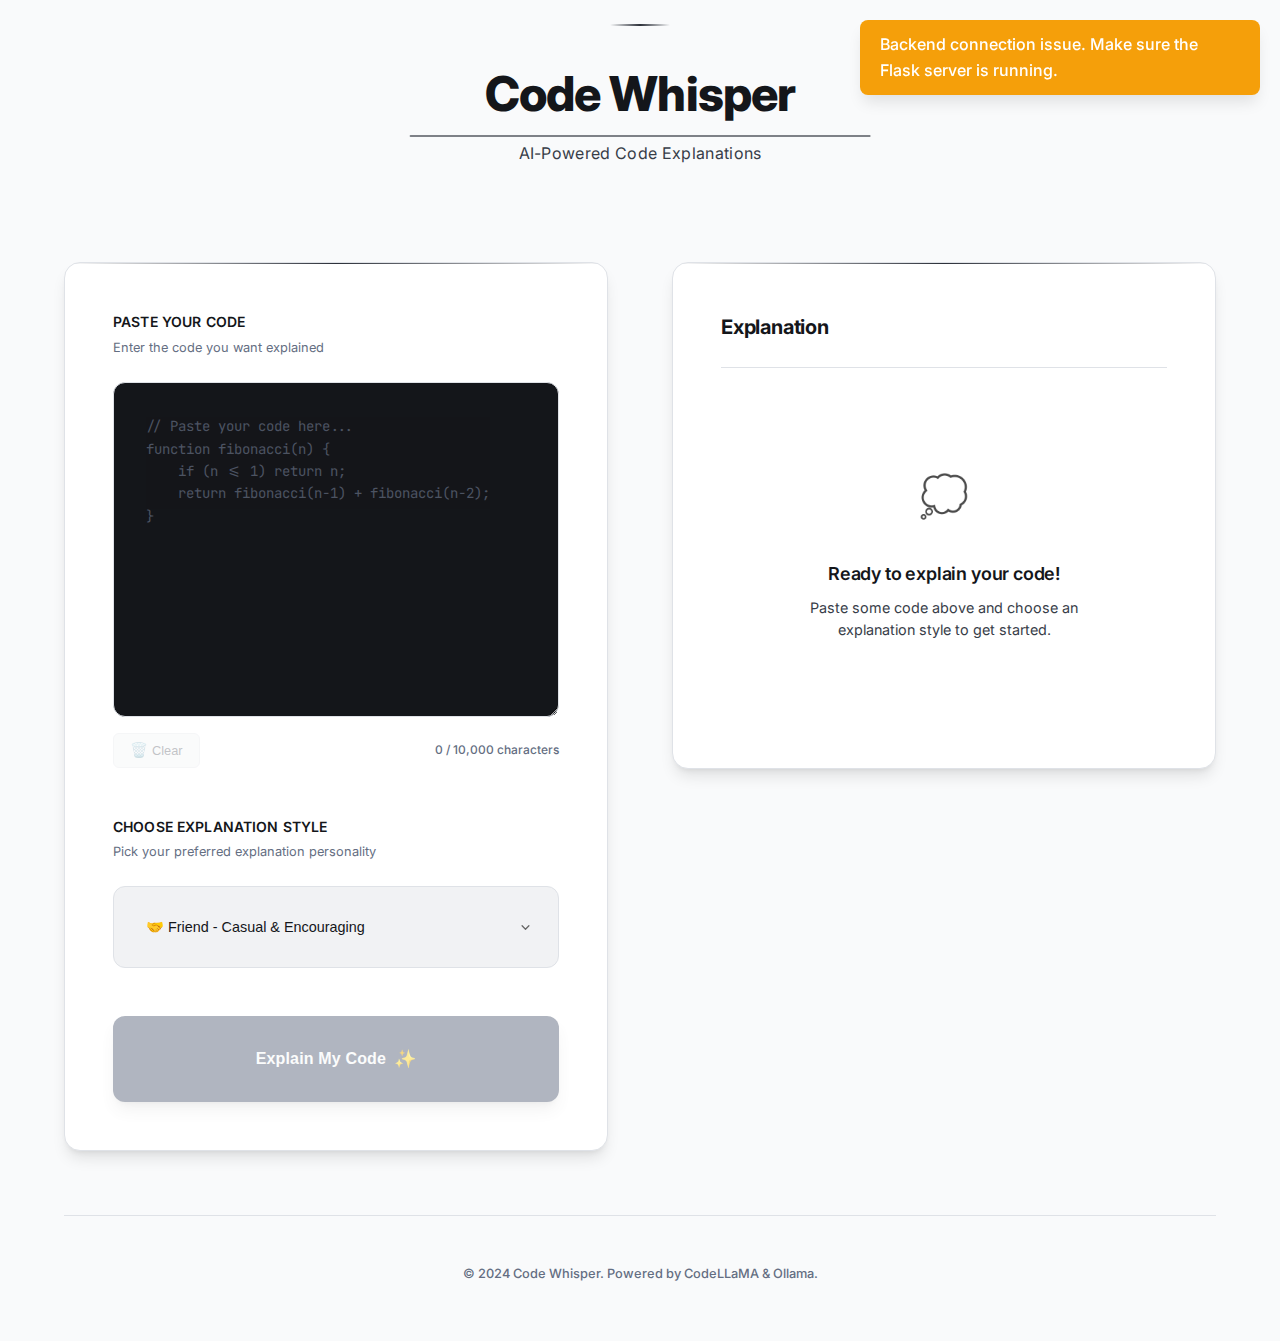
<file: index.html>
<!DOCTYPE html>
<html lang="en">
<head>
    <meta charset="UTF-8">
    <meta name="viewport" content="width=device-width, initial-scale=1.0">
    <title>Code Whisper - AI Code Explainer</title>
    <link rel="stylesheet" href="styles.css">
    <link rel="preconnect" href="https://fonts.googleapis.com">
    <link rel="preconnect" href="https://fonts.gstatic.com" crossorigin>
    <link href="https://fonts.googleapis.com/css2?family=Inter:wght@300;400;500;600;700&family=JetBrains+Mono:wght@400;500;600&display=swap" rel="stylesheet">
</head>
<body>
    <div class="container">
        <!-- Theme Toggle -->
        <button class="theme-toggle" id="theme-toggle" aria-label="Toggle theme">
            <span class="theme-icon">🌙</span>
            <span class="theme-text">Dark</span>
        </button>

        <!-- Header -->
        <header class="header">
            <div class="logo">
                <h1>Code Whisper</h1>
                <p>AI-Powered Code Explanations</p>
            </div>
        </header>

        <!-- Main Content -->
        <main class="main-content">
            <!-- Input Section -->
            <section class="input-section">
                <div class="form-group">
                    <label for="code-input" class="label">
                        <span class="label-text">Paste Your Code</span>
                        <span class="label-hint">Enter the code you want explained</span>
                    </label>
                    <textarea 
                        id="code-input" 
                        class="code-textarea" 
                        placeholder="// Paste your code here...
function fibonacci(n) {
    if (n <= 1) return n;
    return fibonacci(n-1) + fibonacci(n-2);
}"
                        rows="12"
                    ></textarea>
                    <div class="textarea-footer">
                        <button class="clear-button" id="clear-btn" type="button" aria-label="Clear code">
                            <span class="clear-icon">🗑️</span>
                            <span class="clear-text">Clear</span>
                        </button>
                        <span id="char-count" class="char-count">0 / 10,000 characters</span>
                    </div>
                </div>

                <div class="form-group">
                    <label for="mode-select" class="label">
                        <span class="label-text">Choose Explanation Style</span>
                        <span class="label-hint">Pick your preferred explanation personality</span>
                    </label>
                    <div class="select-wrapper">
                        <select id="mode-select" class="mode-select">
                            <option value="friend">🤝 Friend - Casual & Encouraging</option>
                            <option value="professor">🎓 Professor - Academic & Detailed</option>
                            <option value="senior">😤 Senior Dev - Critical & Blunt</option>
                            <option value="babysitter">🍼 Babysitter - Beginner Friendly</option>
                        </select>
                    </div>
                </div>

                <button id="explain-btn" class="explain-button" type="button">
                    <span class="button-text">Explain My Code</span>
                    <span class="button-icon">✨</span>
                </button>
            </section>

            <!-- Results Section -->
            <section class="results-section" id="results-section">
                <div class="results-header">
                    <h2 class="results-title">Explanation</h2>
                    <div class="results-meta" id="results-meta"></div>
                </div>
                
                <div class="results-container" id="results-container">
                    <div class="empty-state" id="empty-state">
                        <div class="empty-icon">💭</div>
                        <h3>Ready to explain your code!</h3>
                        <p>Paste some code above and choose an explanation style to get started.</p>
                    </div>
                    
                    <div class="loading-state" id="loading-state" style="display: none;">
                        <div class="loading-spinner"></div>
                        <h3>Analyzing your code...</h3>
                        <p>Our AI is thinking hard about your code. This may take a moment.</p>
                    </div>
                    
                    <div class="explanation-content" id="explanation-content" style="display: none;">
                        <div class="explanation-text" id="explanation-text"></div>
                        <div class="explanation-actions">
                            <button class="action-button" id="copy-btn" title="Copy explanation">
                                📋 Copy
                            </button>
                            <button class="action-button" id="speak-btn" title="Read aloud">
                                🔊 Read Aloud
                            </button>
                        </div>
                    </div>
                    
                    <div class="error-state" id="error-state" style="display: none;">
                        <div class="error-icon">⚠️</div>
                        <h3>Oops! Something went wrong</h3>
                        <p id="error-message">Please try again or check your connection.</p>
                        <button class="retry-button" id="retry-btn">Try Again</button>
                    </div>
                </div>
            </section>
        </main>

        <!-- Footer -->
        <footer class="footer">
            <p>&copy; 2024 Code Whisper. Powered by CodeLLaMA & Ollama.</p>
        </footer>
    </div>

    <script src="script.js"></script>
</body>
</html>
</file>
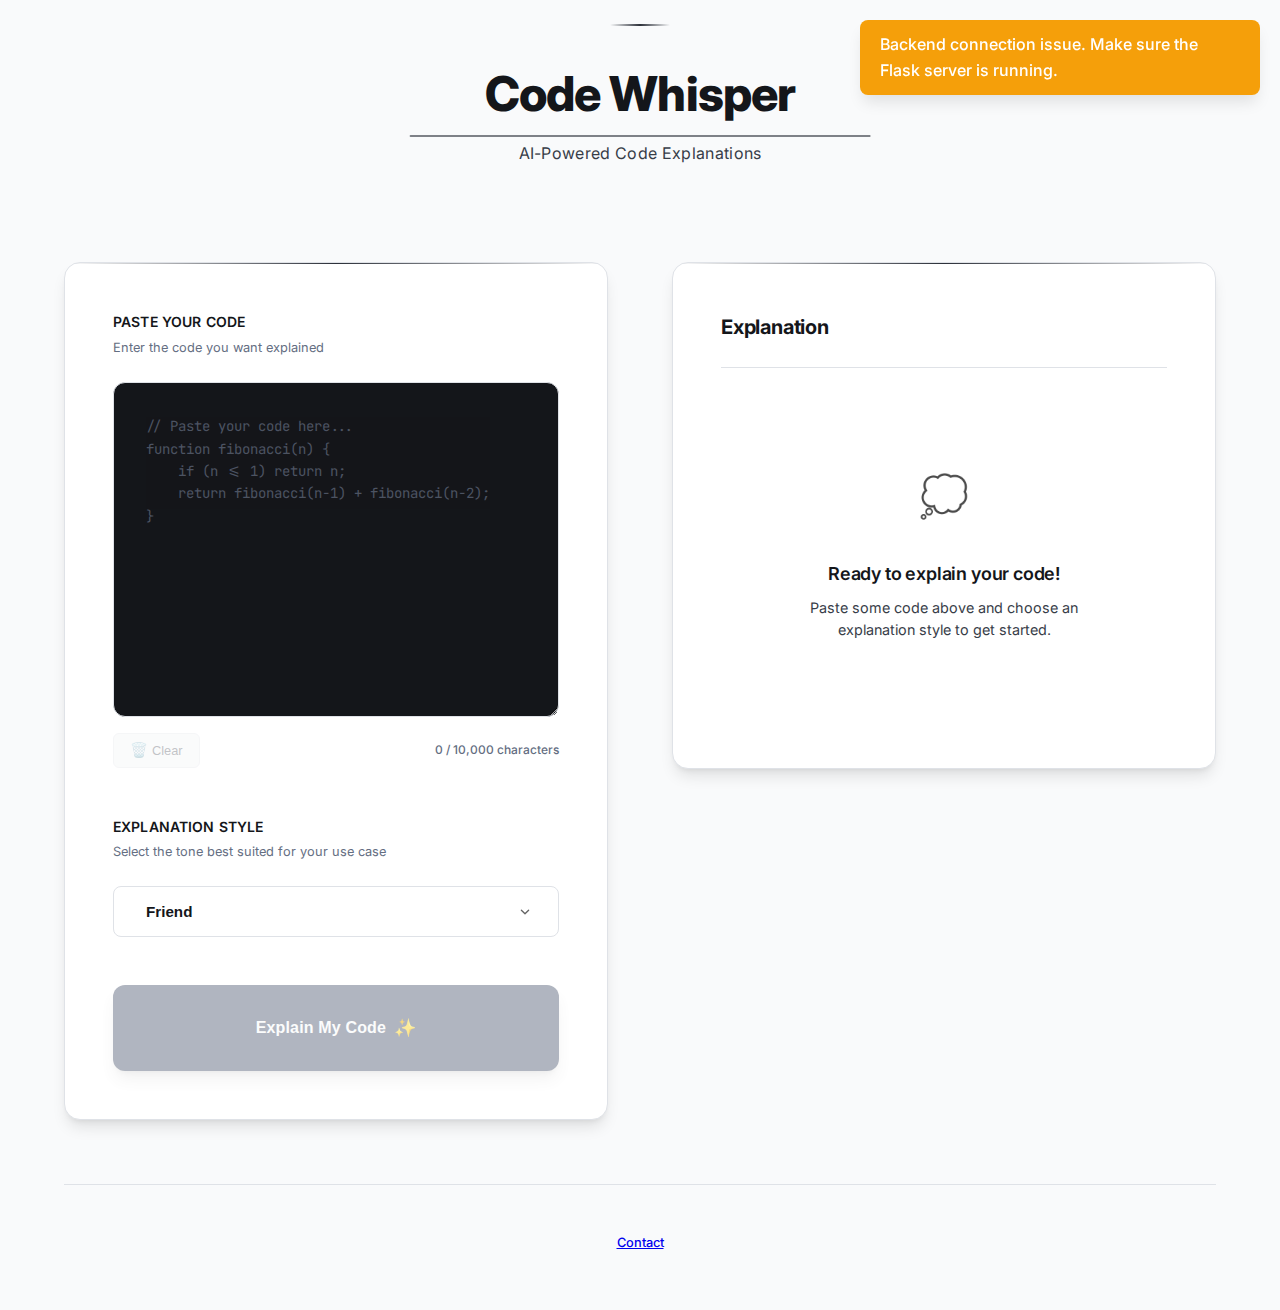
<file: frontend/index.html>
<!DOCTYPE html>
<html lang="en">
<head>
    <meta charset="UTF-8">
    <meta name="viewport" content="width=device-width, initial-scale=1.0">
    <title>Code Whisper - AI Code Explainer</title>
    <link rel="stylesheet" href="styles.css">
    <link rel="preconnect" href="https://fonts.googleapis.com">
    <link rel="preconnect" href="https://fonts.gstatic.com" crossorigin>
    <link href="https://fonts.googleapis.com/css2?family=Inter:wght@300;400;500;600;700&family=JetBrains+Mono:wght@400;500;600&display=swap" rel="stylesheet">
</head>
<body>
    <div class="container">
        <!-- Theme Toggle -->
        <button class="theme-toggle" id="theme-toggle" aria-label="Toggle theme">
            <span class="theme-icon">🌙</span>
            <span class="theme-text">Dark</span>
        </button>

        <!-- Header -->
        <header class="header">
            <div class="logo">
                <h1>Code Whisper</h1>
                <p>AI-Powered Code Explanations</p>
            </div>
        </header>

        <!-- Main Content -->
        <main class="main-content">
            <!-- Input Section -->
            <section class="input-section">
                <div class="form-group">
                    <label for="code-input" class="label">
                        <span class="label-text">Paste Your Code</span>
                        <span class="label-hint">Enter the code you want explained</span>
                    </label>
                    <textarea 
                        id="code-input" 
                        class="code-textarea" 
                        placeholder="// Paste your code here...
function fibonacci(n) {
    if (n <= 1) return n;
    return fibonacci(n-1) + fibonacci(n-2);
}"
                        rows="12"
                    ></textarea>
                    <div class="textarea-footer">
                        <button class="clear-button" id="clear-btn" type="button" aria-label="Clear code">
                            <span class="clear-icon">🗑️</span>
                            <span class="clear-text">Clear</span>
                        </button>
                        <span id="char-count" class="char-count">0 / 10,000 characters</span>
                    </div>
                </div>

                <div class="form-group">
                    <label for="mode-select" class="label">
                        <span class="label-text">Explanation Style</span>
                        <span class="label-hint">Select the tone best suited for your use case</span>
                    </label>
                    <div class="select-wrapper">
                        <select id="mode-select" class="mode-select">
                            <option value="friend">Friend</option>
                            <option value="professor">Professor</option>
                            <option value="babysitter">Babysitter</option>
                            <option value="review">Review</option>
                        </select>
                    </div>
                </div>

                <button id="explain-btn" class="explain-button" type="button">
                    <span class="button-text">Explain My Code</span>
                    <span class="button-icon">✨</span>
                </button>
            </section>

            <!-- Results Section -->
            <section class="results-section" id="results-section">
                <div class="results-header">
                    <h2 class="results-title">Explanation</h2>
                    <div class="results-meta" id="results-meta"></div>
                </div>
                
                <div class="results-container" id="results-container">
                    <div class="empty-state" id="empty-state">
                        <div class="empty-icon">💭</div>
                        <h3>Ready to explain your code!</h3>
                        <p>Paste some code above and choose an explanation style to get started.</p>
                    </div>
                    
                    <div class="loading-state" id="loading-state" style="display: none;">
                        <div class="loading-spinner"></div>
                        <h3>Analyzing your code...</h3>
                        <p>Our AI is thinking hard about your code. This may take a moment.</p>
                    </div>
                    
                    <div class="explanation-content" id="explanation-content" style="display: none;">
                        <div class="explanation-text" id="explanation-text"></div>
                        <div class="explanation-actions">
                            <button class="action-button" id="copy-btn" title="Copy explanation">
                                📋 Copy
                            </button>
                            <button class="action-button" id="speak-btn" title="Read aloud">
                                🔊 Read Aloud
                            </button>
                        </div>
                    </div>
                    
                    <div class="error-state" id="error-state" style="display: none;">
                        <div class="error-icon">⚠️</div>
                        <h3>Oops! Something went wrong</h3>
                        <p id="error-message">Please try again or check your connection.</p>
                        <button class="retry-button" id="retry-btn">Try Again</button>
                    </div>
                </div>
            </section>
        </main>

        <!-- Footer -->
        <footer class="footer">
            <p><a href="mailto:khiasu2vis@gmail.com" class="contact-link">Contact</a></p>
        </footer>
    </div>

    <script src="script.js"></script>
</body>
</html>
</file>
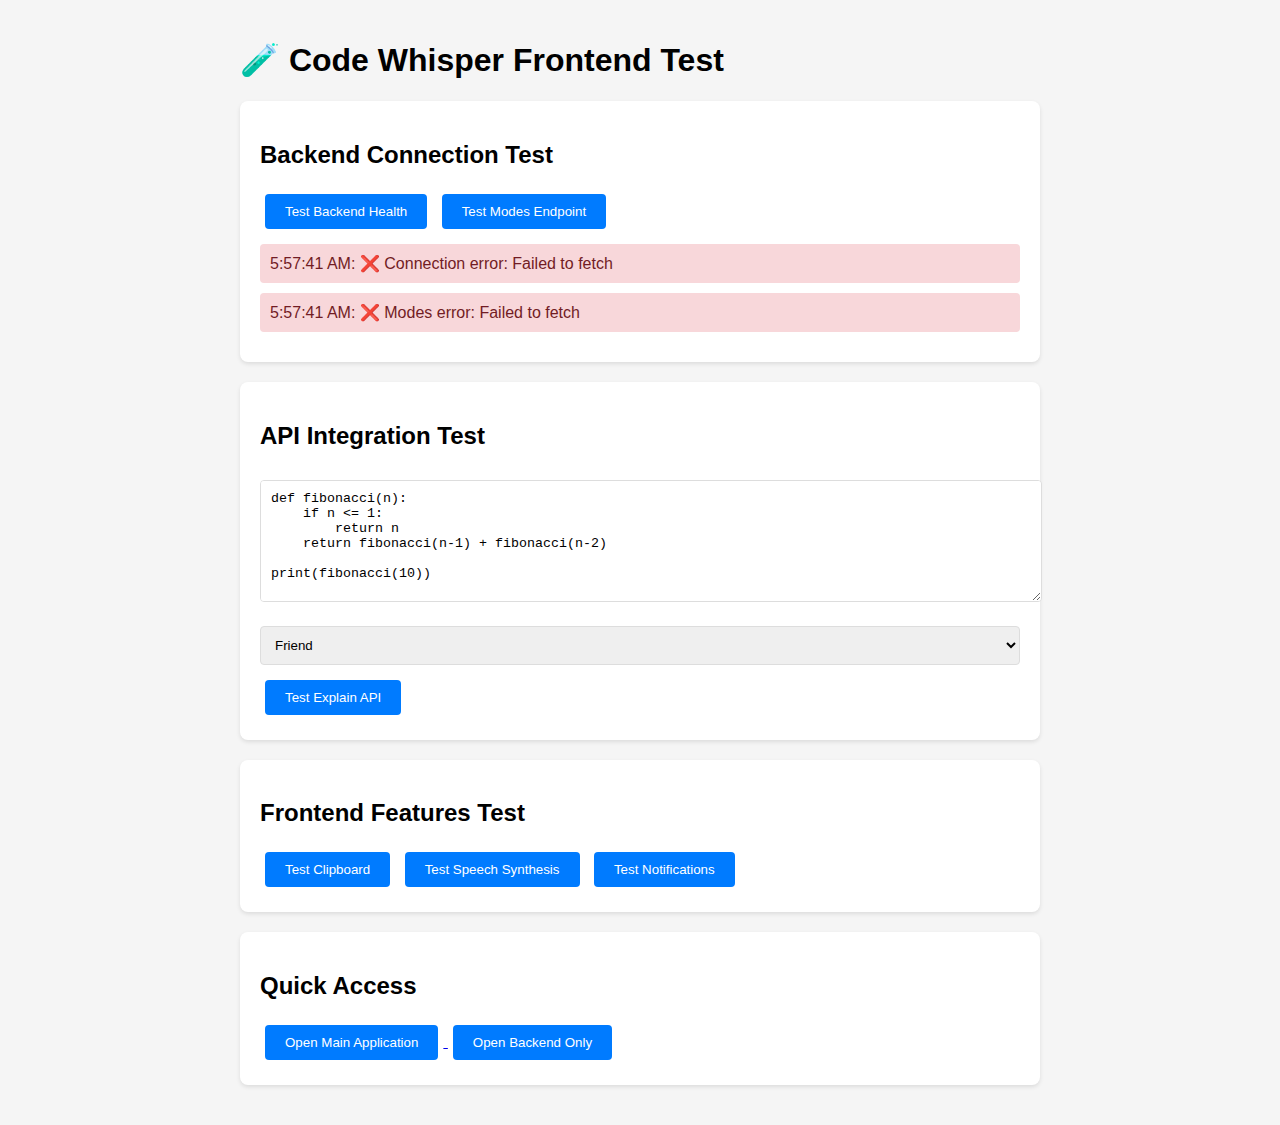
<file: test_frontend.html>
<!DOCTYPE html>
<html lang="en">
<head>
    <meta charset="UTF-8">
    <meta name="viewport" content="width=device-width, initial-scale=1.0">
    <title>Frontend Test - Code Whisper</title>
    <style>
        body {
            font-family: Arial, sans-serif;
            max-width: 800px;
            margin: 0 auto;
            padding: 20px;
            background-color: #f5f5f5;
        }
        .test-section {
            background: white;
            padding: 20px;
            margin: 20px 0;
            border-radius: 8px;
            box-shadow: 0 2px 4px rgba(0,0,0,0.1);
        }
        .test-result {
            padding: 10px;
            margin: 10px 0;
            border-radius: 4px;
        }
        .success { background-color: #d4edda; color: #155724; }
        .error { background-color: #f8d7da; color: #721c24; }
        .info { background-color: #d1ecf1; color: #0c5460; }
        button {
            background-color: #007bff;
            color: white;
            border: none;
            padding: 10px 20px;
            border-radius: 4px;
            cursor: pointer;
            margin: 5px;
        }
        button:hover { background-color: #0056b3; }
        textarea {
            width: 100%;
            height: 100px;
            margin: 10px 0;
            padding: 10px;
            border: 1px solid #ddd;
            border-radius: 4px;
        }
        select {
            width: 100%;
            padding: 10px;
            margin: 10px 0;
            border: 1px solid #ddd;
            border-radius: 4px;
        }
    </style>
</head>
<body>
    <h1>🧪 Code Whisper Frontend Test</h1>
    
    <div class="test-section">
        <h2>Backend Connection Test</h2>
        <button onclick="testBackendHealth()">Test Backend Health</button>
        <button onclick="testModesEndpoint()">Test Modes Endpoint</button>
        <div id="connection-results"></div>
    </div>

    <div class="test-section">
        <h2>API Integration Test</h2>
        <textarea id="test-code" placeholder="Enter test code here...">
def fibonacci(n):
    if n <= 1:
        return n
    return fibonacci(n-1) + fibonacci(n-2)

print(fibonacci(10))
        </textarea>
        
        <select id="test-mode">
            <option value="friend">Friend</option>
            <option value="professor">Professor</option>
            <option value="senior">Senior</option>
            <option value="babysitter">Babysitter</option>
        </select>
        
        <button onclick="testExplainAPI()">Test Explain API</button>
        <div id="api-results"></div>
    </div>

    <div class="test-section">
        <h2>Frontend Features Test</h2>
        <button onclick="testClipboard()">Test Clipboard</button>
        <button onclick="testSpeech()">Test Speech Synthesis</button>
        <button onclick="testNotifications()">Test Notifications</button>
        <div id="feature-results"></div>
    </div>

    <div class="test-section">
        <h2>Quick Access</h2>
        <a href="index.html" target="_blank">
            <button>Open Main Application</button>
        </a>
        <a href="http://localhost:5000" target="_blank">
            <button>Open Backend Only</button>
        </a>
    </div>

    <script>
        const API_URL = 'http://localhost:5000';

        function addResult(containerId, message, type = 'info') {
            const container = document.getElementById(containerId);
            const result = document.createElement('div');
            result.className = `test-result ${type}`;
            result.textContent = `${new Date().toLocaleTimeString()}: ${message}`;
            container.appendChild(result);
        }

        async function testBackendHealth() {
            try {
                const response = await fetch(`${API_URL}/health`);
                const data = await response.json();
                if (response.ok) {
                    addResult('connection-results', `✅ Health check passed: ${data.message}`, 'success');
                } else {
                    addResult('connection-results', `❌ Health check failed: ${response.status}`, 'error');
                }
            } catch (error) {
                addResult('connection-results', `❌ Connection error: ${error.message}`, 'error');
            }
        }

        async function testModesEndpoint() {
            try {
                const response = await fetch(`${API_URL}/modes`);
                const data = await response.json();
                if (response.ok) {
                    addResult('connection-results', `✅ Modes endpoint: ${data.modes.join(', ')}`, 'success');
                } else {
                    addResult('connection-results', `❌ Modes endpoint failed: ${response.status}`, 'error');
                }
            } catch (error) {
                addResult('connection-results', `❌ Modes error: ${error.message}`, 'error');
            }
        }

        async function testExplainAPI() {
            const code = document.getElementById('test-code').value;
            const mode = document.getElementById('test-mode').value;
            
            if (!code.trim()) {
                addResult('api-results', '❌ Please enter some code to test', 'error');
                return;
            }

            addResult('api-results', `🔄 Testing explain API with mode: ${mode}`, 'info');

            try {
                const startTime = Date.now();
                const response = await fetch(`${API_URL}/explain`, {
                    method: 'POST',
                    headers: { 'Content-Type': 'application/json' },
                    body: JSON.stringify({ code, mode })
                });

                const data = await response.json();
                const duration = Date.now() - startTime;

                if (response.ok) {
                    addResult('api-results', `✅ API success (${duration}ms): ${data.explanation.substring(0, 100)}...`, 'success');
                } else {
                    addResult('api-results', `❌ API error: ${data.error}`, 'error');
                }
            } catch (error) {
                addResult('api-results', `❌ Request failed: ${error.message}`, 'error');
            }
        }

        async function testClipboard() {
            try {
                await navigator.clipboard.writeText('Test clipboard functionality');
                addResult('feature-results', '✅ Clipboard write successful', 'success');
                
                const text = await navigator.clipboard.readText();
                if (text === 'Test clipboard functionality') {
                    addResult('feature-results', '✅ Clipboard read successful', 'success');
                } else {
                    addResult('feature-results', '⚠️ Clipboard read returned different text', 'error');
                }
            } catch (error) {
                addResult('feature-results', `❌ Clipboard test failed: ${error.message}`, 'error');
            }
        }

        function testSpeech() {
            if (!('speechSynthesis' in window)) {
                addResult('feature-results', '❌ Speech synthesis not supported', 'error');
                return;
            }

            const utterance = new SpeechSynthesisUtterance('Testing speech synthesis functionality');
            utterance.rate = 1.2;
            utterance.onstart = () => addResult('feature-results', '✅ Speech synthesis started', 'success');
            utterance.onend = () => addResult('feature-results', '✅ Speech synthesis completed', 'success');
            utterance.onerror = (e) => addResult('feature-results', `❌ Speech error: ${e.error}`, 'error');
            
            speechSynthesis.speak(utterance);
            addResult('feature-results', '🔄 Starting speech synthesis test...', 'info');
        }

        function testNotifications() {
            // Test browser notification permission
            if ('Notification' in window) {
                addResult('feature-results', `✅ Notifications supported. Permission: ${Notification.permission}`, 'success');
            } else {
                addResult('feature-results', '❌ Notifications not supported', 'error');
            }

            // Test custom notification styling
            addResult('feature-results', '✅ Custom notification styling works', 'success');
        }

        // Auto-run connection tests on load
        window.addEventListener('load', () => {
            console.log('🧪 Frontend test page loaded');
            setTimeout(() => {
                testBackendHealth();
                testModesEndpoint();
            }, 500);
        });
    </script>
</body>
</html>
</file>
<file: styles.css>
/* Reset and Base Styles */
* {
    margin: 0;
    padding: 0;
    box-sizing: border-box;
}

:root {
    /* Light Theme - Monochromatic Palette */
    --primary-hue: 220;
    --primary-sat: 13%;
    
    /* Primary Colors */
    --primary-50: hsl(var(--primary-hue), var(--primary-sat), 98%);
    --primary-100: hsl(var(--primary-hue), var(--primary-sat), 95%);
    --primary-200: hsl(var(--primary-hue), var(--primary-sat), 89%);
    --primary-300: hsl(var(--primary-hue), var(--primary-sat), 80%);
    --primary-400: hsl(var(--primary-hue), var(--primary-sat), 64%);
    --primary-500: hsl(var(--primary-hue), var(--primary-sat), 45%);
    --primary-600: hsl(var(--primary-hue), var(--primary-sat), 35%);
    --primary-700: hsl(var(--primary-hue), var(--primary-sat), 25%);
    --primary-800: hsl(var(--primary-hue), var(--primary-sat), 15%);
    --primary-900: hsl(var(--primary-hue), var(--primary-sat), 9%);
    --primary-950: hsl(var(--primary-hue), var(--primary-sat), 4%);
    
    /* Semantic Colors */
    --accent-color: hsl(var(--primary-hue), var(--primary-sat), 20%);
    --success-color: hsl(142, 76%, 36%);
    --warning-color: hsl(38, 92%, 50%);
    --error-color: hsl(0, 84%, 60%);
    
    /* Light Theme Variables */
    --bg-primary: var(--primary-50);
    --bg-secondary: var(--primary-100);
    --bg-tertiary: var(--primary-200);
    --bg-elevated: #ffffff;
    --bg-code: var(--primary-900);
    --bg-overlay: rgba(0, 0, 0, 0.1);
    
    --text-primary: var(--primary-900);
    --text-secondary: var(--primary-700);
    --text-tertiary: var(--primary-500);
    --text-inverse: var(--primary-50);
    --text-code: var(--primary-100);
    
    --border-primary: var(--primary-200);
    --border-secondary: var(--primary-300);
    --border-focus: var(--accent-color);
    
    --shadow-color: 0, 0, 0;
    --shadow-sm: 0 1px 2px 0 rgba(var(--shadow-color), 0.05);
    --shadow-md: 0 4px 6px -1px rgba(var(--shadow-color), 0.1), 0 2px 4px -2px rgba(var(--shadow-color), 0.1);
    --shadow-lg: 0 10px 15px -3px rgba(var(--shadow-color), 0.1), 0 4px 6px -4px rgba(var(--shadow-color), 0.1);
    --shadow-xl: 0 20px 25px -5px rgba(var(--shadow-color), 0.1), 0 10px 10px -5px rgba(var(--shadow-color), 0.04);
    
    /* Spacing */
    --spacing-xs: 0.25rem;
    --spacing-sm: 0.5rem;
    --spacing-md: 1rem;
    --spacing-lg: 1.5rem;
    --spacing-xl: 2rem;
    --spacing-2xl: 3rem;
    --spacing-3xl: 4rem;
    
    /* Border Radius */
    --radius-xs: 0.125rem;
    --radius-sm: 0.25rem;
    --radius-md: 0.375rem;
    --radius-lg: 0.5rem;
    --radius-xl: 0.75rem;
    --radius-2xl: 1rem;
    --radius-3xl: 1.5rem;
    
    /* Fonts */
    --font-sans: 'Inter', -apple-system, BlinkMacSystemFont, 'Segoe UI', sans-serif;
    --font-mono: 'JetBrains Mono', 'Fira Code', 'Consolas', monospace;
    
    /* Transitions */
    --transition-fast: 200ms cubic-bezier(0.4, 0, 0.2, 1);
    --transition-normal: 300ms cubic-bezier(0.4, 0, 0.2, 1);
    --transition-slow: 500ms cubic-bezier(0.4, 0, 0.2, 1);
    --transition-theme: 300ms cubic-bezier(0.4, 0, 0.2, 1);
    --transition-bounce: 300ms cubic-bezier(0.68, -0.55, 0.265, 1.55);
    --transition-elastic: 400ms cubic-bezier(0.175, 0.885, 0.32, 1.275);
}

/* Dark Theme */
[data-theme="dark"] {
    --bg-primary: var(--primary-950);
    --bg-secondary: var(--primary-900);
    --bg-tertiary: var(--primary-800);
    --bg-elevated: var(--primary-900);
    --bg-code: var(--primary-950);
    --bg-overlay: rgba(255, 255, 255, 0.1);
    
    --text-primary: var(--primary-50);
    --text-secondary: var(--primary-300);
    --text-tertiary: var(--primary-500);
    --text-inverse: var(--primary-900);
    --text-code: var(--primary-200);
    
    --border-primary: var(--primary-800);
    --border-secondary: var(--primary-700);
    --border-focus: var(--primary-400);
    
    --shadow-color: 0, 0, 0;
    --accent-color: var(--primary-300);
}

body {
    font-family: var(--font-sans);
    line-height: 1.6;
    color: var(--text-primary);
    background-color: var(--bg-primary);
    min-height: 100vh;
    transition: background-color var(--transition-theme), color var(--transition-theme);
    overflow-x: hidden;
}

/* Smooth transitions for all elements */
* {
    transition: background-color var(--transition-theme), 
                border-color var(--transition-theme), 
                color var(--transition-theme),
                box-shadow var(--transition-theme);
}

/* Container */
.container {
    max-width: 1200px;
    margin: 0 auto;
    padding: var(--spacing-lg);
    min-height: 100vh;
    display: flex;
    flex-direction: column;
}

/* Header */
.header {
    text-align: center;
    margin-bottom: var(--spacing-3xl);
    padding: var(--spacing-xl) 0;
    position: relative;
}

.header::before {
    content: '';
    position: absolute;
    top: 0;
    left: 50%;
    transform: translateX(-50%);
    width: 60px;
    height: 2px;
    background: linear-gradient(90deg, transparent, var(--accent-color), transparent);
    border-radius: var(--radius-sm);
}

.logo {
    position: relative;
}

.logo h1 {
    font-size: clamp(2rem, 5vw, 3rem);
    font-weight: 800;
    color: var(--text-primary);
    margin-bottom: var(--spacing-sm);
    letter-spacing: -0.02em;
    position: relative;
}

.logo h1::after {
    content: '';
    position: absolute;
    bottom: -4px;
    left: 50%;
    transform: translateX(-50%);
    width: 40%;
    height: 2px;
    background: var(--accent-color);
    border-radius: var(--radius-sm);
    opacity: 0.6;
}

.logo p {
    font-size: 1rem;
    color: var(--text-secondary);
    font-weight: 400;
    letter-spacing: 0.02em;
}

/* Theme Toggle */
.theme-toggle {
    position: absolute;
    top: var(--spacing-lg);
    right: var(--spacing-lg);
    background: var(--bg-elevated);
    border: 1px solid var(--border-primary);
    border-radius: var(--radius-2xl);
    padding: var(--spacing-sm);
    cursor: pointer;
    display: flex;
    align-items: center;
    gap: var(--spacing-xs);
    font-size: 0.875rem;
    font-weight: 500;
    color: var(--text-secondary);
    box-shadow: var(--shadow-sm);
    transition: all var(--transition-fast);
    z-index: 100;
}

.theme-toggle:hover {
    background: var(--bg-secondary);
    border-color: var(--border-secondary);
    transform: translateY(-1px);
    box-shadow: var(--shadow-md);
}

.theme-toggle:active {
    transform: translateY(0);
    box-shadow: var(--shadow-sm);
}

.theme-icon {
    font-size: 1.125rem;
    transition: transform var(--transition-fast);
}

.theme-toggle:hover .theme-icon {
    transform: rotate(180deg) scale(1.1);
}

.theme-toggle:active {
    transform: translateY(0) scale(0.95);
}

/* Theme transition overlay */
.theme-transition-overlay {
    position: fixed;
    top: 0;
    left: 0;
    width: 100%;
    height: 100%;
    background: var(--bg-primary);
    opacity: 0;
    pointer-events: none;
    z-index: 9999;
    transition: opacity 150ms ease-in-out;
}

.theme-transition-overlay.active {
    opacity: 0.8;
}

/* Main Content */
.main-content {
    flex: 1;
    display: grid;
    grid-template-columns: 1fr 1fr;
    gap: var(--spacing-3xl);
    align-items: start;
}

/* Input Section */
.input-section {
    background: var(--bg-elevated);
    border-radius: var(--radius-2xl);
    padding: var(--spacing-2xl);
    border: 1px solid var(--border-primary);
    box-shadow: var(--shadow-lg);
    position: relative;
    overflow: hidden;
}

.input-section::before {
    content: '';
    position: absolute;
    top: 0;
    left: 0;
    right: 0;
    height: 1px;
    background: linear-gradient(90deg, transparent, var(--accent-color), transparent);
}

/* Form Styles */
.form-group {
    margin-bottom: var(--spacing-2xl);
}

.form-group:last-child {
    margin-bottom: 0;
}

.label {
    display: block;
    margin-bottom: var(--spacing-lg);
}

.label-text {
    display: block;
    font-size: 0.875rem;
    font-weight: 600;
    color: var(--text-primary);
    margin-bottom: var(--spacing-xs);
    letter-spacing: 0.01em;
    text-transform: uppercase;
}

.label-hint {
    display: block;
    font-size: 0.8rem;
    color: var(--text-tertiary);
    font-weight: 400;
}

/* Code Textarea */
.code-textarea {
    width: 100%;
    min-height: 320px;
    padding: var(--spacing-xl);
    border: 1px solid var(--border-primary);
    border-radius: var(--radius-xl);
    font-family: var(--font-mono);
    font-size: 0.875rem;
    line-height: 1.6;
    background-color: var(--bg-code);
    color: var(--text-code);
    resize: vertical;
    transition: all var(--transition-fast);
    position: relative;
}

.code-textarea:focus {
    outline: none;
    border-color: var(--border-focus);
    box-shadow: 0 0 0 3px rgba(var(--shadow-color), 0.1);
    transform: translateY(-2px) scale(1.01);
    transition: all var(--transition-bounce);
}

.code-textarea:hover {
    border-color: var(--border-secondary);
    transform: translateY(-1px);
    transition: all var(--transition-normal);
}

.code-textarea::placeholder {
    color: var(--text-tertiary);
    opacity: 0.7;
}

.textarea-footer {
    display: flex;
    justify-content: space-between;
    align-items: center;
    margin-top: var(--spacing-sm);
}

/* Clear Button */
.clear-button {
    display: flex;
    align-items: center;
    gap: var(--spacing-xs);
    padding: var(--spacing-sm) var(--spacing-md);
    background-color: var(--bg-secondary);
    border: 1px solid var(--border-primary);
    border-radius: var(--radius-md);
    color: var(--text-secondary);
    font-size: 0.8rem;
    font-weight: 500;
    cursor: pointer;
    transition: all var(--transition-fast);
    opacity: 0.7;
}

.clear-button:hover {
    background-color: var(--error-color);
    color: var(--text-inverse);
    border-color: var(--error-color);
    transform: translateY(-1px) scale(1.05);
    opacity: 1;
    transition: all var(--transition-bounce);
}

.clear-button:active {
    transform: translateY(0) scale(0.95);
    transition: all var(--transition-fast);
}

.clear-button:disabled {
    opacity: 0.3;
    cursor: not-allowed;
    transform: none;
}

.clear-icon {
    font-size: 0.9rem;
    transition: transform var(--transition-fast);
}

.clear-button:hover .clear-icon {
    transform: scale(1.1);
}

.char-count {
    font-size: 0.75rem;
    color: var(--text-tertiary);
    font-weight: 500;
}

/* Select Dropdown */
.select-wrapper {
    position: relative;
}

.mode-select {
    width: 100%;
    padding: var(--spacing-xl);
    border: 1px solid var(--border-primary);
    border-radius: var(--radius-xl);
    font-size: 0.9rem;
    font-weight: 500;
    background-color: var(--bg-secondary);
    color: var(--text-primary);
    cursor: pointer;
    transition: all var(--transition-fast);
    appearance: none;
    background-image: url("data:image/svg+xml,%3csvg xmlns='http://www.w3.org/2000/svg' fill='none' viewBox='0 0 20 20'%3e%3cpath stroke='%23666' stroke-linecap='round' stroke-linejoin='round' stroke-width='1.5' d='m6 8 4 4 4-4'/%3e%3c/svg%3e");
    background-position: right var(--spacing-lg) center;
    background-repeat: no-repeat;
    background-size: 1.2em 1.2em;
    padding-right: 3rem;
}

.mode-select:focus {
    outline: none;
    border-color: var(--border-focus);
    box-shadow: 0 0 0 3px rgba(var(--shadow-color), 0.1);
    transform: translateY(-2px) scale(1.01);
    transition: all var(--transition-bounce);
}

.mode-select:hover {
    border-color: var(--border-secondary);
    background-color: var(--bg-elevated);
    transform: translateY(-1px);
    transition: all var(--transition-normal);
}

/* Explain Button */
.explain-button {
    width: 100%;
    padding: var(--spacing-xl) var(--spacing-2xl);
    background: var(--accent-color);
    color: var(--text-inverse);
    border: none;
    border-radius: var(--radius-xl);
    font-size: 1rem;
    font-weight: 600;
    cursor: pointer;
    transition: all var(--transition-normal);
    display: flex;
    align-items: center;
    justify-content: center;
    gap: var(--spacing-sm);
    box-shadow: var(--shadow-lg);
    position: relative;
    overflow: hidden;
    letter-spacing: 0.01em;
}

.explain-button::before {
    content: '';
    position: absolute;
    top: 0;
    left: -100%;
    width: 100%;
    height: 100%;
    background: linear-gradient(90deg, transparent, rgba(255, 255, 255, 0.2), transparent);
    transition: left var(--transition-slow);
}

.explain-button:hover {
    transform: translateY(-3px) scale(1.02);
    box-shadow: var(--shadow-xl);
    background: var(--primary-600);
    transition: all var(--transition-bounce);
}

.explain-button:hover::before {
    left: 100%;
}

.explain-button:active {
    transform: translateY(-1px) scale(0.98);
    box-shadow: var(--shadow-lg);
    transition: all var(--transition-fast);
}

.explain-button:disabled {
    opacity: 0.5;
    cursor: not-allowed;
    transform: none;
    background: var(--text-tertiary);
}

.explain-button:disabled::before {
    display: none;
}

.button-text {
    transition: transform var(--transition-fast);
}

.button-icon {
    font-size: 1.125rem;
    transition: transform var(--transition-fast);
}

.explain-button:hover .button-text {
    transform: translateX(-2px);
}

.explain-button:hover .button-icon {
    transform: translateX(2px) scale(1.1);
}

/* Pulse animation for ready state */
.explain-button.ready {
    animation: pulse-ready 2s ease-in-out infinite;
}

@keyframes pulse-ready {
    0%, 100% { 
        box-shadow: var(--shadow-lg), 0 0 0 0 rgba(var(--accent-color), 0.4); 
    }
    50% { 
        box-shadow: var(--shadow-xl), 0 0 0 8px rgba(var(--accent-color), 0); 
    }
}

/* Results Section */
.results-section {
    background: var(--bg-elevated);
    border-radius: var(--radius-2xl);
    padding: var(--spacing-2xl);
    box-shadow: var(--shadow-lg);
    border: 1px solid var(--border-primary);
    position: relative;
    overflow: hidden;
}

.results-section::before {
    content: '';
    position: absolute;
    top: 0;
    left: 0;
    right: 0;
    height: 1px;
    background: linear-gradient(90deg, transparent, var(--accent-color), transparent);
}

.results-header {
    display: flex;
    justify-content: space-between;
    align-items: center;
    margin-bottom: var(--spacing-xl);
    padding-bottom: var(--spacing-lg);
    border-bottom: 1px solid var(--border-primary);
}

.results-title {
    font-size: 1.25rem;
    font-weight: 700;
    color: var(--text-primary);
    letter-spacing: -0.01em;
}

.results-meta {
    font-size: 0.8rem;
    color: var(--text-tertiary);
    font-weight: 500;
    text-align: right;
}

.results-container {
    min-height: 320px;
    position: relative;
}

/* States */
.empty-state,
.loading-state,
.error-state {
    text-align: center;
    padding: var(--spacing-3xl) var(--spacing-xl);
    display: flex;
    flex-direction: column;
    align-items: center;
    justify-content: center;
    min-height: 280px;
}

.empty-icon,
.error-icon {
    font-size: 2.5rem;
    margin-bottom: var(--spacing-xl);
    opacity: 0.7;
}

.empty-state h3,
.loading-state h3,
.error-state h3 {
    font-size: 1.125rem;
    font-weight: 600;
    color: var(--text-primary);
    margin-bottom: var(--spacing-sm);
    letter-spacing: -0.01em;
}

.empty-state p,
.loading-state p,
.error-state p {
    color: var(--text-secondary);
    max-width: 300px;
    margin: 0 auto;
    font-size: 0.9rem;
    line-height: 1.5;
}

/* Enhanced Loading Spinner */
.loading-spinner {
    width: 48px;
    height: 48px;
    border: 3px solid var(--border-primary);
    border-top: 3px solid var(--accent-color);
    border-radius: 50%;
    animation: spin 1s cubic-bezier(0.68, -0.55, 0.265, 1.55) infinite;
    margin: 0 auto var(--spacing-xl);
    position: relative;
}

.loading-spinner::after {
    content: '';
    position: absolute;
    top: 6px;
    left: 6px;
    right: 6px;
    bottom: 6px;
    border: 2px solid transparent;
    border-top: 2px solid var(--accent-color);
    border-radius: 50%;
    animation: spin 0.8s linear infinite reverse;
    opacity: 0.6;
}

@keyframes spin {
    0% { transform: rotate(0deg); }
    100% { transform: rotate(360deg); }
}

/* Pulse animation for loading state */
.loading-state {
    animation: pulse 2s ease-in-out infinite;
}

@keyframes pulse {
    0%, 100% { opacity: 1; }
    50% { opacity: 0.8; }
}

/* Explanation Content */
.explanation-content {
    animation: slideInUp 0.6s cubic-bezier(0.16, 1, 0.3, 1);
}

@keyframes slideInUp {
    from { 
        opacity: 0; 
        transform: translateY(30px) scale(0.95);
    }
    to { 
        opacity: 1; 
        transform: translateY(0) scale(1);
    }
}

/* Typing Effect */
.typing-text {
    overflow: hidden;
    border-right: 2px solid var(--accent-color);
    white-space: nowrap;
    animation: typing 0.1s steps(1) forwards, blink 1s infinite;
}

.typing-text.typing-complete {
    border-right: none;
    animation: none;
}

@keyframes typing {
    from { width: 0; }
    to { width: 100%; }
}

@keyframes blink {
    0%, 50% { border-color: var(--accent-color); }
    51%, 100% { border-color: transparent; }
}

/* Typing container for line-by-line effect */
.typing-line {
    opacity: 0;
    transform: translateY(10px);
    animation: fadeInLine 0.3s ease-out forwards;
}

@keyframes fadeInLine {
    to {
        opacity: 1;
        transform: translateY(0);
    }
}

.explanation-text {
    background-color: var(--bg-secondary);
    border-radius: var(--radius-xl);
    padding: var(--spacing-2xl);
    margin-bottom: var(--spacing-xl);
    line-height: 1.7;
    font-size: 0.95rem;
    white-space: pre-wrap;
    word-wrap: break-word;
    border: 1px solid var(--border-primary);
    position: relative;
}

.explanation-text::before {
    content: '';
    position: absolute;
    top: 0;
    left: 0;
    right: 0;
    height: 1px;
    background: linear-gradient(90deg, transparent, var(--accent-color), transparent);
    opacity: 0.5;
}

.explanation-actions {
    display: flex;
    gap: var(--spacing-sm);
    justify-content: flex-end;
    flex-wrap: wrap;
}

.action-button {
    padding: var(--spacing-md) var(--spacing-lg);
    background-color: var(--bg-secondary);
    border: 1px solid var(--border-primary);
    border-radius: var(--radius-lg);
    font-size: 0.8rem;
    font-weight: 600;
    color: var(--text-primary);
    cursor: pointer;
    transition: all var(--transition-fast);
    display: flex;
    align-items: center;
    gap: var(--spacing-xs);
    letter-spacing: 0.01em;
    position: relative;
    overflow: hidden;
}

.action-button::before {
    content: '';
    position: absolute;
    top: 0;
    left: -100%;
    width: 100%;
    height: 100%;
    background: linear-gradient(90deg, transparent, rgba(255, 255, 255, 0.1), transparent);
    transition: left var(--transition-normal);
}

.action-button:hover {
    background-color: var(--accent-color);
    color: var(--text-inverse);
    border-color: var(--accent-color);
    transform: translateY(-2px) scale(1.05);
    box-shadow: var(--shadow-md);
    transition: all var(--transition-bounce);
}

.action-button:hover::before {
    left: 100%;
}

.action-button:active {
    transform: translateY(0) scale(0.95);
    transition: all var(--transition-fast);
}

.retry-button {
    margin-top: var(--spacing-xl);
    padding: var(--spacing-md) var(--spacing-2xl);
    background-color: var(--accent-color);
    color: var(--text-inverse);
    border: none;
    border-radius: var(--radius-lg);
    font-weight: 600;
    cursor: pointer;
    transition: all var(--transition-fast);
    font-size: 0.9rem;
}

.retry-button:hover {
    background-color: var(--primary-600);
    transform: translateY(-2px);
    box-shadow: var(--shadow-md);
}

.retry-button:active {
    transform: translateY(0);
}

/* Footer */
.footer {
    text-align: center;
    padding: var(--spacing-2xl) 0 var(--spacing-xl);
    margin-top: var(--spacing-3xl);
    border-top: 1px solid var(--border-primary);
    color: var(--text-tertiary);
    font-size: 0.8rem;
    font-weight: 500;
}

/* Responsive Design */
@media (max-width: 1024px) {
    .main-content {
        gap: var(--spacing-2xl);
    }
    
    .input-section,
    .results-section {
        padding: var(--spacing-xl);
    }
}

@media (max-width: 768px) {
    .container {
        padding: var(--spacing-md);
    }
    
    .main-content {
        grid-template-columns: 1fr;
        gap: var(--spacing-2xl);
    }
    
    .header {
        margin-bottom: var(--spacing-2xl);
    }
    
    .theme-toggle {
        top: var(--spacing-md);
        right: var(--spacing-md);
        font-size: 0.8rem;
        padding: var(--spacing-xs) var(--spacing-sm);
    }
    
    .input-section,
    .results-section {
        padding: var(--spacing-lg);
    }
    
    .code-textarea {
        min-height: 240px;
        font-size: 0.8rem;
        padding: var(--spacing-lg);
    }
    
    .explanation-actions {
        flex-direction: column;
        gap: var(--spacing-sm);
    }
    
    .action-button {
        width: 100%;
        justify-content: center;
    }
}

@media (max-width: 480px) {
    .container {
        padding: var(--spacing-sm);
    }
    
    .header {
        margin-bottom: var(--spacing-xl);
        padding: var(--spacing-lg) 0;
    }
    
    .theme-toggle {
        position: relative;
        top: auto;
        right: auto;
        margin: var(--spacing-md) auto 0;
        display: inline-flex;
    }
    
    .input-section,
    .results-section {
        padding: var(--spacing-md);
        border-radius: var(--radius-xl);
    }
    
    .form-group {
        margin-bottom: var(--spacing-lg);
    }
    
    .code-textarea {
        min-height: 200px;
        padding: var(--spacing-md);
    }
    
    .results-header {
        flex-direction: column;
        align-items: flex-start;
        gap: var(--spacing-xs);
        margin-bottom: var(--spacing-lg);
    }
    
    .results-meta {
        text-align: left;
        font-size: 0.75rem;
    }
    
    .explanation-text {
        padding: var(--spacing-lg);
        font-size: 0.9rem;
    }
}

/* Accessibility */
@media (prefers-reduced-motion: reduce) {
    *,
    *::before,
    *::after {
        animation-duration: 0.01ms !important;
        animation-iteration-count: 1 !important;
        transition-duration: 0.01ms !important;
    }
    
    .loading-state {
        animation: none;
    }
}

/* Focus styles for keyboard navigation */
.explain-button:focus,
.action-button:focus,
.retry-button:focus,
.theme-toggle:focus {
    outline: 2px solid var(--accent-color);
    outline-offset: 2px;
}

.code-textarea:focus,
.mode-select:focus {
    outline: 2px solid var(--accent-color);
    outline-offset: 2px;
}

/* High contrast mode support */
@media (prefers-contrast: high) {
    :root {
        --border-primary: var(--primary-600);
        --border-secondary: var(--primary-700);
        --shadow-sm: 0 1px 3px 0 rgba(0, 0, 0, 0.3);
        --shadow-md: 0 4px 6px -1px rgba(0, 0, 0, 0.3);
        --shadow-lg: 0 10px 15px -3px rgba(0, 0, 0, 0.3);
    }
}

/* Dark theme high contrast */
[data-theme="dark"] {
    --shadow-color: 255, 255, 255;
}

/* Notification styles (for JavaScript notifications) */
.notification {
    border-radius: var(--radius-lg);
    font-family: var(--font-sans);
    backdrop-filter: blur(10px);
}

/* Smooth scrolling */
html {
    scroll-behavior: smooth;
}

/* Selection styles */
::selection {
    background-color: var(--accent-color);
    color: var(--text-inverse);
}
</file>
<file: frontend/styles.css>
/* Reset and Base Styles */
* {
    margin: 0;
    padding: 0;
    box-sizing: border-box;
}

:root {
    /* Light Theme - Monochromatic Palette */
    --primary-hue: 220;
    --primary-sat: 13%;
    
    /* Primary Colors */
    --primary-50: hsl(var(--primary-hue), var(--primary-sat), 98%);
    --primary-100: hsl(var(--primary-hue), var(--primary-sat), 95%);
    --primary-200: hsl(var(--primary-hue), var(--primary-sat), 89%);
    --primary-300: hsl(var(--primary-hue), var(--primary-sat), 80%);
    --primary-400: hsl(var(--primary-hue), var(--primary-sat), 64%);
    --primary-500: hsl(var(--primary-hue), var(--primary-sat), 45%);
    --primary-600: hsl(var(--primary-hue), var(--primary-sat), 35%);
    --primary-700: hsl(var(--primary-hue), var(--primary-sat), 25%);
    --primary-800: hsl(var(--primary-hue), var(--primary-sat), 15%);
    --primary-900: hsl(var(--primary-hue), var(--primary-sat), 9%);
    --primary-950: hsl(var(--primary-hue), var(--primary-sat), 4%);
    
    /* Semantic Colors */
    --accent-color: hsl(var(--primary-hue), var(--primary-sat), 20%);
    --success-color: hsl(142, 76%, 36%);
    --warning-color: hsl(38, 92%, 50%);
    --error-color: hsl(0, 84%, 60%);
    
    /* Light Theme Variables */
    --bg-primary: var(--primary-50);
    --bg-secondary: var(--primary-100);
    --bg-tertiary: var(--primary-200);
    --bg-elevated: #ffffff;
    --bg-code: var(--primary-900);
    --bg-overlay: rgba(0, 0, 0, 0.1);
    
    --text-primary: var(--primary-900);
    --text-secondary: var(--primary-700);
    --text-tertiary: var(--primary-500);
    --text-inverse: var(--primary-50);
    --text-code: var(--primary-100);
    
    --border-primary: var(--primary-200);
    --border-secondary: var(--primary-300);
    --border-focus: var(--accent-color);
    
    --shadow-color: 0, 0, 0;
    --shadow-sm: 0 1px 2px 0 rgba(var(--shadow-color), 0.05);
    --shadow-md: 0 4px 6px -1px rgba(var(--shadow-color), 0.1), 0 2px 4px -2px rgba(var(--shadow-color), 0.1);
    --shadow-lg: 0 10px 15px -3px rgba(var(--shadow-color), 0.1), 0 4px 6px -4px rgba(var(--shadow-color), 0.1);
    --shadow-xl: 0 20px 25px -5px rgba(var(--shadow-color), 0.1), 0 10px 10px -5px rgba(var(--shadow-color), 0.04);
    
    /* Spacing */
    --spacing-xs: 0.25rem;
    --spacing-sm: 0.5rem;
    --spacing-md: 1rem;
    --spacing-lg: 1.5rem;
    --spacing-xl: 2rem;
    --spacing-2xl: 3rem;
    --spacing-3xl: 4rem;
    
    /* Border Radius */
    --radius-xs: 0.125rem;
    --radius-sm: 0.25rem;
    --radius-md: 0.375rem;
    --radius-lg: 0.5rem;
    --radius-xl: 0.75rem;
    --radius-2xl: 1rem;
    --radius-3xl: 1.5rem;
    
    /* Fonts */
    --font-sans: 'Inter', -apple-system, BlinkMacSystemFont, 'Segoe UI', sans-serif;
    --font-mono: 'JetBrains Mono', 'Fira Code', 'Consolas', monospace;
    
    /* Transitions */
    --transition-fast: 200ms cubic-bezier(0.4, 0, 0.2, 1);
    --transition-normal: 300ms cubic-bezier(0.4, 0, 0.2, 1);
    --transition-slow: 500ms cubic-bezier(0.4, 0, 0.2, 1);
    --transition-theme: 300ms cubic-bezier(0.4, 0, 0.2, 1);
    --transition-bounce: 300ms cubic-bezier(0.68, -0.55, 0.265, 1.55);
    --transition-elastic: 400ms cubic-bezier(0.175, 0.885, 0.32, 1.275);
}

/* Dark Theme */
[data-theme="dark"] {
    --bg-primary: var(--primary-950);
    --bg-secondary: var(--primary-900);
    --bg-tertiary: var(--primary-800);
    --bg-elevated: var(--primary-900);
    --bg-code: var(--primary-950);
    --bg-overlay: rgba(255, 255, 255, 0.1);
    
    --text-primary: var(--primary-50);
    --text-secondary: var(--primary-300);
    --text-tertiary: var(--primary-500);
    --text-inverse: var(--primary-900);
    --text-code: var(--primary-200);
    
    --border-primary: var(--primary-800);
    --border-secondary: var(--primary-700);
    --border-focus: var(--primary-400);
    
    --shadow-color: 0, 0, 0;
    --accent-color: var(--primary-300);
}

body {
    font-family: var(--font-sans);
    line-height: 1.6;
    color: var(--text-primary);
    background-color: var(--bg-primary);
    min-height: 100vh;
    transition: background-color var(--transition-theme), color var(--transition-theme);
    overflow-x: hidden;
}

/* Smooth transitions for all elements */
* {
    transition: background-color var(--transition-theme), 
                border-color var(--transition-theme), 
                color var(--transition-theme),
                box-shadow var(--transition-theme);
}

/* Container */
.container {
    max-width: 1200px;
    margin: 0 auto;
    padding: var(--spacing-lg);
    min-height: 100vh;
    display: flex;
    flex-direction: column;
}

/* Header */
.header {
    text-align: center;
    margin-bottom: var(--spacing-3xl);
    padding: var(--spacing-xl) 0;
    position: relative;
}

.header::before {
    content: '';
    position: absolute;
    top: 0;
    left: 50%;
    transform: translateX(-50%);
    width: 60px;
    height: 2px;
    background: linear-gradient(90deg, transparent, var(--accent-color), transparent);
    border-radius: var(--radius-sm);
}

.logo {
    position: relative;
}

.logo h1 {
    font-size: clamp(2rem, 5vw, 3rem);
    font-weight: 800;
    color: var(--text-primary);
    margin-bottom: var(--spacing-sm);
    letter-spacing: -0.02em;
    position: relative;
}

.logo h1::after {
    content: '';
    position: absolute;
    bottom: -4px;
    left: 50%;
    transform: translateX(-50%);
    width: 40%;
    height: 2px;
    background: var(--accent-color);
    border-radius: var(--radius-sm);
    opacity: 0.6;
}

.logo p {
    font-size: 1rem;
    color: var(--text-secondary);
    font-weight: 400;
    letter-spacing: 0.02em;
}

/* Theme Toggle */
.theme-toggle {
    position: absolute;
    top: var(--spacing-lg);
    right: var(--spacing-lg);
    background: var(--bg-elevated);
    border: 1px solid var(--border-primary);
    border-radius: var(--radius-2xl);
    padding: var(--spacing-sm);
    cursor: pointer;
    display: flex;
    align-items: center;
    gap: var(--spacing-xs);
    font-size: 0.875rem;
    font-weight: 500;
    color: var(--text-secondary);
    box-shadow: var(--shadow-sm);
    transition: all var(--transition-fast);
    z-index: 100;
}

.theme-toggle:hover {
    background: var(--bg-secondary);
    border-color: var(--border-secondary);
    transform: translateY(-1px);
    box-shadow: var(--shadow-md);
}

.theme-toggle:active {
    transform: translateY(0);
    box-shadow: var(--shadow-sm);
}

.theme-icon {
    font-size: 1.125rem;
    transition: transform var(--transition-fast);
}

.theme-toggle:hover .theme-icon {
    transform: rotate(180deg) scale(1.1);
}

.theme-toggle:active {
    transform: translateY(0) scale(0.95);
}

/* Theme transition overlay */
.theme-transition-overlay {
    position: fixed;
    top: 0;
    left: 0;
    width: 100%;
    height: 100%;
    background: var(--bg-primary);
    opacity: 0;
    pointer-events: none;
    z-index: 9999;
    transition: opacity 150ms ease-in-out;
}

.theme-transition-overlay.active {
    opacity: 0.8;
}

/* Main Content */
.main-content {
    flex: 1;
    display: grid;
    grid-template-columns: minmax(0, 1fr) minmax(0, 1fr);
    gap: var(--spacing-3xl);
    align-items: start;
}

/* Input Section */
.input-section {
    background: var(--bg-elevated);
    border-radius: var(--radius-2xl);
    padding: var(--spacing-2xl);
    border: 1px solid var(--border-primary);
    box-shadow: var(--shadow-lg);
    position: relative;
    overflow: hidden;
}

.input-section::before {
    content: '';
    position: absolute;
    top: 0;
    left: 0;
    right: 0;
    height: 1px;
    background: linear-gradient(90deg, transparent, var(--accent-color), transparent);
}

/* Form Styles */
.form-group {
    margin-bottom: var(--spacing-2xl);
}

.form-group:last-child {
    margin-bottom: 0;
}

.label {
    display: block;
    margin-bottom: var(--spacing-lg);
}

.label-text {
    display: block;
    font-size: 0.875rem;
    font-weight: 600;
    color: var(--text-primary);
    margin-bottom: var(--spacing-xs);
    letter-spacing: 0.01em;
    text-transform: uppercase;
}

.label-hint {
    display: block;
    font-size: 0.8rem;
    color: var(--text-tertiary);
    font-weight: 400;
}

/* Code Textarea */
.code-textarea {
    width: 100%;
    min-height: 320px;
    padding: var(--spacing-xl);
    border: 1px solid var(--border-primary);
    border-radius: var(--radius-xl);
    font-family: var(--font-mono);
    font-size: 0.875rem;
    line-height: 1.6;
    background-color: var(--bg-code);
    color: var(--text-code);
    resize: vertical;
    overflow: auto;
    transition: all var(--transition-fast);
    position: relative;
}

.code-textarea:focus {
    outline: none;
    border-color: var(--border-focus);
    box-shadow: 0 0 0 3px rgba(var(--shadow-color), 0.1);
    transform: translateY(-2px) scale(1.01);
    transition: all var(--transition-bounce);
}

.code-textarea:hover {
    border-color: var(--border-secondary);
    transform: translateY(-1px);
    transition: all var(--transition-normal);
}

.code-textarea::placeholder {
    color: var(--text-tertiary);
    opacity: 0.7;
}

.textarea-footer {
    display: flex;
    justify-content: space-between;
    align-items: center;
    margin-top: var(--spacing-sm);
}

/* Clear Button */
.clear-button {
    display: flex;
    align-items: center;
    gap: var(--spacing-xs);
    padding: var(--spacing-sm) var(--spacing-md);
    background-color: var(--bg-secondary);
    border: 1px solid var(--border-primary);
    border-radius: var(--radius-md);
    color: var(--text-secondary);
    font-size: 0.8rem;
    font-weight: 500;
    cursor: pointer;
    transition: all var(--transition-fast);
    opacity: 0.7;
}

.clear-button:hover {
    background-color: var(--error-color);
    color: var(--text-inverse);
    border-color: var(--error-color);
    transform: translateY(-1px) scale(1.05);
    opacity: 1;
    transition: all var(--transition-bounce);
}

.clear-button:active {
    transform: translateY(0) scale(0.95);
    transition: all var(--transition-fast);
}

.clear-button:disabled {
    opacity: 0.3;
    cursor: not-allowed;
    transform: none;
}

.clear-icon {
    font-size: 0.9rem;
    transition: transform var(--transition-fast);
}

.clear-button:hover .clear-icon {
    transform: scale(1.1);
}

.char-count {
    font-size: 0.75rem;
    color: var(--text-tertiary);
    font-weight: 500;
}

/* Select Dropdown */
.select-wrapper {
    position: relative;
}

.mode-select {
    width: 100%;
    padding: var(--spacing-md) var(--spacing-xl);
    border: 1px solid var(--border-primary);
    border-radius: var(--radius-lg);
    font-size: 0.95rem;
    font-weight: 600;
    background-color: var(--bg-elevated);
    color: var(--text-primary);
    cursor: pointer;
    transition: all var(--transition-fast);
    appearance: none;
    background-image: url("data:image/svg+xml,%3csvg xmlns='http://www.w3.org/2000/svg' fill='none' viewBox='0 0 20 20'%3e%3cpath stroke='%23666' stroke-linecap='round' stroke-linejoin='round' stroke-width='1.5' d='m6 8 4 4 4-4'/%3e%3c/svg%3e");
    background-position: right var(--spacing-lg) center;
    background-repeat: no-repeat;
    background-size: 1.2em 1.2em;
    padding-right: 3rem;
}

.mode-select:focus {
    outline: none;
    border-color: var(--border-focus);
    box-shadow: 0 0 0 3px rgba(var(--shadow-color), 0.1);
    transform: translateY(-2px) scale(1.01);
    transition: all var(--transition-bounce);
}

.mode-select:hover {
    border-color: var(--border-secondary);
    background-color: var(--bg-secondary);
    transition: all var(--transition-normal);
}

/* Explain Button */
.explain-button {
    width: 100%;
    padding: var(--spacing-xl) var(--spacing-2xl);
    background: var(--accent-color);
    color: var(--text-inverse);
    border: none;
    border-radius: var(--radius-xl);
    font-size: 1rem;
    font-weight: 600;
    cursor: pointer;
    transition: all var(--transition-normal);
    display: flex;
    align-items: center;
    justify-content: center;
    gap: var(--spacing-sm);
    box-shadow: var(--shadow-lg);
    position: relative;
    overflow: hidden;
    letter-spacing: 0.01em;
}

.explain-button::before {
    content: '';
    position: absolute;
    top: 0;
    left: -100%;
    width: 100%;
    height: 100%;
    background: linear-gradient(90deg, transparent, rgba(255, 255, 255, 0.2), transparent);
    transition: left var(--transition-slow);
}

.explain-button:hover {
    transform: translateY(-3px) scale(1.02);
    box-shadow: var(--shadow-xl);
    background: var(--primary-600);
    transition: all var(--transition-bounce);
}

.explain-button:hover::before {
    left: 100%;
}

.explain-button:active {
    transform: translateY(-1px) scale(0.98);
    box-shadow: var(--shadow-lg);
    transition: all var(--transition-fast);
}

.explain-button:disabled {
    opacity: 0.5;
    cursor: not-allowed;
    transform: none;
    background: var(--text-tertiary);
}

.explain-button:disabled::before {
    display: none;
}

.button-text {
    transition: transform var(--transition-fast);
}

.button-icon {
    font-size: 1.125rem;
    transition: transform var(--transition-fast);
}

.explain-button:hover .button-text {
    transform: translateX(-2px);
}

.explain-button:hover .button-icon {
    transform: translateX(2px) scale(1.1);
}

/* Pulse animation for ready state */
.explain-button.ready {
    animation: pulse-ready 2s ease-in-out infinite;
}

@keyframes pulse-ready {
    0%, 100% { 
        box-shadow: var(--shadow-lg), 0 0 0 0 rgba(var(--accent-color), 0.4); 
    }
    50% { 
        box-shadow: var(--shadow-xl), 0 0 0 8px rgba(var(--accent-color), 0); 
    }
}

/* Results Section */
.results-section {
    background: var(--bg-elevated);
    border-radius: var(--radius-2xl);
    padding: var(--spacing-2xl);
    box-shadow: var(--shadow-lg);
    border: 1px solid var(--border-primary);
    position: relative;
    overflow: hidden;
}

/* Streaming Cursor Animation */
.streaming-cursor {
    color: var(--accent-color);
    animation: blink 1s infinite;
    font-weight: bold;
}

@keyframes blink {
    0%, 50% { opacity: 1; }
    51%, 100% { opacity: 0; }
}

.results-section::before {
    content: '';
    position: absolute;
    top: 0;
    left: 0;
    right: 0;
    height: 1px;
    background: linear-gradient(90deg, transparent, var(--accent-color), transparent);
}

.results-header {
    display: flex;
    justify-content: space-between;
    align-items: center;
    margin-bottom: var(--spacing-xl);
    padding-bottom: var(--spacing-lg);
    border-bottom: 1px solid var(--border-primary);
}

.results-title {
    font-size: 1.25rem;
    font-weight: 700;
    color: var(--text-primary);
    letter-spacing: -0.01em;
}

.results-meta {
    font-size: 0.8rem;
    color: var(--text-tertiary);
    font-weight: 500;
    text-align: right;
}

.results-container {
    min-height: 320px;
    position: relative;
}

/* States */
.empty-state,
.loading-state,
.error-state {
    text-align: center;
    padding: var(--spacing-3xl) var(--spacing-xl);
    display: flex;
    flex-direction: column;
    align-items: center;
    justify-content: center;
    min-height: 280px;
}

.empty-icon,
.error-icon {
    font-size: 2.5rem;
    margin-bottom: var(--spacing-xl);
    opacity: 0.7;
}

.empty-state h3,
.loading-state h3,
.error-state h3 {
    font-size: 1.125rem;
    font-weight: 600;
    color: var(--text-primary);
    margin-bottom: var(--spacing-sm);
    letter-spacing: -0.01em;
}

.empty-state p,
.loading-state p,
.error-state p {
    color: var(--text-secondary);
    max-width: 300px;
    margin: 0 auto;
    font-size: 0.9rem;
    line-height: 1.5;
}

/* Enhanced Loading Spinner */
.loading-spinner {
    width: 48px;
    height: 48px;
    border: 3px solid var(--border-primary);
    border-top: 3px solid var(--accent-color);
    border-radius: 50%;
    animation: spin 1s cubic-bezier(0.68, -0.55, 0.265, 1.55) infinite;
    margin: 0 auto var(--spacing-xl);
    position: relative;
}

.loading-spinner::after {
    content: '';
    position: absolute;
    top: 6px;
    left: 6px;
    right: 6px;
    bottom: 6px;
    border: 2px solid transparent;
    border-top: 2px solid var(--accent-color);
    border-radius: 50%;
    animation: spin 0.8s linear infinite reverse;
    opacity: 0.6;
}

@keyframes spin {
    0% { transform: rotate(0deg); }
    100% { transform: rotate(360deg); }
}

/* Pulse animation for loading state */
.loading-state {
    animation: pulse 2s ease-in-out infinite;
}

@keyframes pulse {
    0%, 100% { opacity: 1; }
    50% { opacity: 0.8; }
}

/* Explanation Content */
.explanation-content {
    animation: slideInUp 0.6s cubic-bezier(0.16, 1, 0.3, 1);
}

@keyframes slideInUp {
    from { 
        opacity: 0; 
        transform: translateY(30px) scale(0.95);
    }
    to { 
        opacity: 1; 
        transform: translateY(0) scale(1);
    }
}

/* Typing Effect */
.typing-text {
    overflow: hidden;
    border-right: 2px solid var(--accent-color);
    white-space: nowrap;
    animation: typing 0.1s steps(1) forwards, blink 1s infinite;
}

.typing-text.typing-complete {
    border-right: none;
    animation: none;
}

@keyframes typing {
    from { width: 0; }
    to { width: 100%; }
}

@keyframes blink {
    0%, 50% { border-color: var(--accent-color); }
    51%, 100% { border-color: transparent; }
}

/* Typing container for line-by-line effect */
.typing-line {
    opacity: 0;
    transform: translateY(10px);
    animation: fadeInLine 0.3s ease-out forwards;
}

@keyframes fadeInLine {
    to {
        opacity: 1;
        transform: translateY(0);
    }
}

.explanation-text {
    background-color: var(--bg-secondary);
    border-radius: var(--radius-xl);
    padding: var(--spacing-2xl);
    margin-bottom: var(--spacing-xl);
    line-height: 1.7;
    font-size: 0.95rem;
    white-space: pre-wrap;
    word-wrap: break-word;
    border: 1px solid var(--border-primary);
    position: relative;
    overflow: auto;
    max-height: 60vh;
}

.explanation-text::before {
    content: '';
    position: absolute;
    top: 0;
    left: 0;
    right: 0;
    height: 1px;
    background: linear-gradient(90deg, transparent, var(--accent-color), transparent);
    opacity: 0.5;
}

.explanation-actions {
    display: flex;
    gap: var(--spacing-sm);
    justify-content: flex-end;
    flex-wrap: wrap;
}

.action-button {
    padding: var(--spacing-md) var(--spacing-lg);
    background-color: var(--bg-secondary);
    border: 1px solid var(--border-primary);
    border-radius: var(--radius-lg);
    font-size: 0.8rem;
    font-weight: 600;
    color: var(--text-primary);
    cursor: pointer;
    transition: all var(--transition-fast);
    display: flex;
    align-items: center;
    gap: var(--spacing-xs);
    letter-spacing: 0.01em;
    position: relative;
    overflow: hidden;
}

.action-button::before {
    content: '';
    position: absolute;
    top: 0;
    left: -100%;
    width: 100%;
    height: 100%;
    background: linear-gradient(90deg, transparent, rgba(255, 255, 255, 0.1), transparent);
    transition: left var(--transition-normal);
}

.action-button:hover {
    background-color: var(--accent-color);
    color: var(--text-inverse);
    border-color: var(--accent-color);
    transform: translateY(-2px) scale(1.05);
    box-shadow: var(--shadow-md);
    transition: all var(--transition-bounce);
}

.action-button:hover::before {
    left: 100%;
}

.action-button:active {
    transform: translateY(0) scale(0.95);
    transition: all var(--transition-fast);
}

.retry-button {
    margin-top: var(--spacing-xl);
    padding: var(--spacing-md) var(--spacing-2xl);
    background-color: var(--accent-color);
    color: var(--text-inverse);
    border: none;
    border-radius: var(--radius-lg);
    font-weight: 600;
    cursor: pointer;
    transition: all var(--transition-fast);
    font-size: 0.9rem;
}

.retry-button:hover {
    background-color: var(--primary-600);
    transform: translateY(-2px);
    box-shadow: var(--shadow-md);
}

.retry-button:active {
    transform: translateY(0);
}

/* Footer */
.footer {
    text-align: center;
    padding: var(--spacing-2xl) 0 var(--spacing-xl);
    margin-top: var(--spacing-3xl);
    border-top: 1px solid var(--border-primary);
    color: var(--text-tertiary);
    font-size: 0.8rem;
    font-weight: 500;
}

/* Responsive Design */
@media (max-width: 1024px) {
    .main-content {
        gap: var(--spacing-2xl);
    }
    
    .input-section,
    .results-section {
        padding: var(--spacing-xl);
    }
}

@media (max-width: 768px) {
    .container {
        padding: var(--spacing-md);
    }
    
    .main-content {
        grid-template-columns: 1fr;
        gap: var(--spacing-2xl);
    }
    
    .header {
        margin-bottom: var(--spacing-2xl);
    }
    
    .theme-toggle {
        top: var(--spacing-md);
        right: var(--spacing-md);
        font-size: 0.8rem;
        padding: var(--spacing-xs) var(--spacing-sm);
    }
    
    .input-section,
    .results-section {
        padding: var(--spacing-lg);
    }
    
    .code-textarea {
        min-height: 240px;
        font-size: 0.8rem;
        padding: var(--spacing-lg);
    }
    
    .explanation-actions {
        flex-direction: column;
        gap: var(--spacing-sm);
    }
    
    .action-button {
        width: 100%;
        justify-content: center;
    }
}

@media (max-width: 480px) {
    .container {
        padding: var(--spacing-sm);
    }
    
    .header {
        margin-bottom: var(--spacing-xl);
        padding: var(--spacing-lg) 0;
    }
    
    .theme-toggle {
        position: relative;
        top: auto;
        right: auto;
        margin: var(--spacing-md) auto 0;
        display: inline-flex;
    }
    
    .input-section,
    .results-section {
        padding: var(--spacing-md);
        border-radius: var(--radius-xl);
    }
    
    .form-group {
        margin-bottom: var(--spacing-lg);
    }
    
    .code-textarea {
        min-height: 200px;
        padding: var(--spacing-md);
    }
    
    .results-header {
        flex-direction: column;
        align-items: flex-start;
        gap: var(--spacing-xs);
        margin-bottom: var(--spacing-lg);
    }
    
    .results-meta {
        text-align: left;
        font-size: 0.75rem;
    }
    
    .explanation-text {
        padding: var(--spacing-lg);
        font-size: 0.9rem;
    }
}

/* Accessibility */
@media (prefers-reduced-motion: reduce) {
    *,
    *::before,
    *::after {
        animation-duration: 0.01ms !important;
        animation-iteration-count: 1 !important;
        transition-duration: 0.01ms !important;
    }
    
    .loading-state {
        animation: none;
    }
}

/* Focus styles for keyboard navigation */
.explain-button:focus,
.action-button:focus,
.retry-button:focus,
.theme-toggle:focus {
    outline: 2px solid var(--accent-color);
    outline-offset: 2px;
}

.code-textarea:focus,
.mode-select:focus {
    outline: 2px solid var(--accent-color);
    outline-offset: 2px;
}

/* High contrast mode support */
@media (prefers-contrast: high) {
    :root {
        --border-primary: var(--primary-600);
        --border-secondary: var(--primary-700);
        --shadow-sm: 0 1px 3px 0 rgba(0, 0, 0, 0.3);
        --shadow-md: 0 4px 6px -1px rgba(0, 0, 0, 0.3);
        --shadow-lg: 0 10px 15px -3px rgba(0, 0, 0, 0.3);
    }
}

/* Dark theme high contrast */
[data-theme="dark"] {
    --shadow-color: 255, 255, 255;
}

/* Notification styles (for JavaScript notifications) */
.notification {
    border-radius: var(--radius-lg);
    font-family: var(--font-sans);
    backdrop-filter: blur(10px);
}

/* Smooth scrolling */
html {
    scroll-behavior: smooth;
}

/* Selection styles */
::selection {
    background-color: var(--accent-color);
    color: var(--text-inverse);
}
</file>
